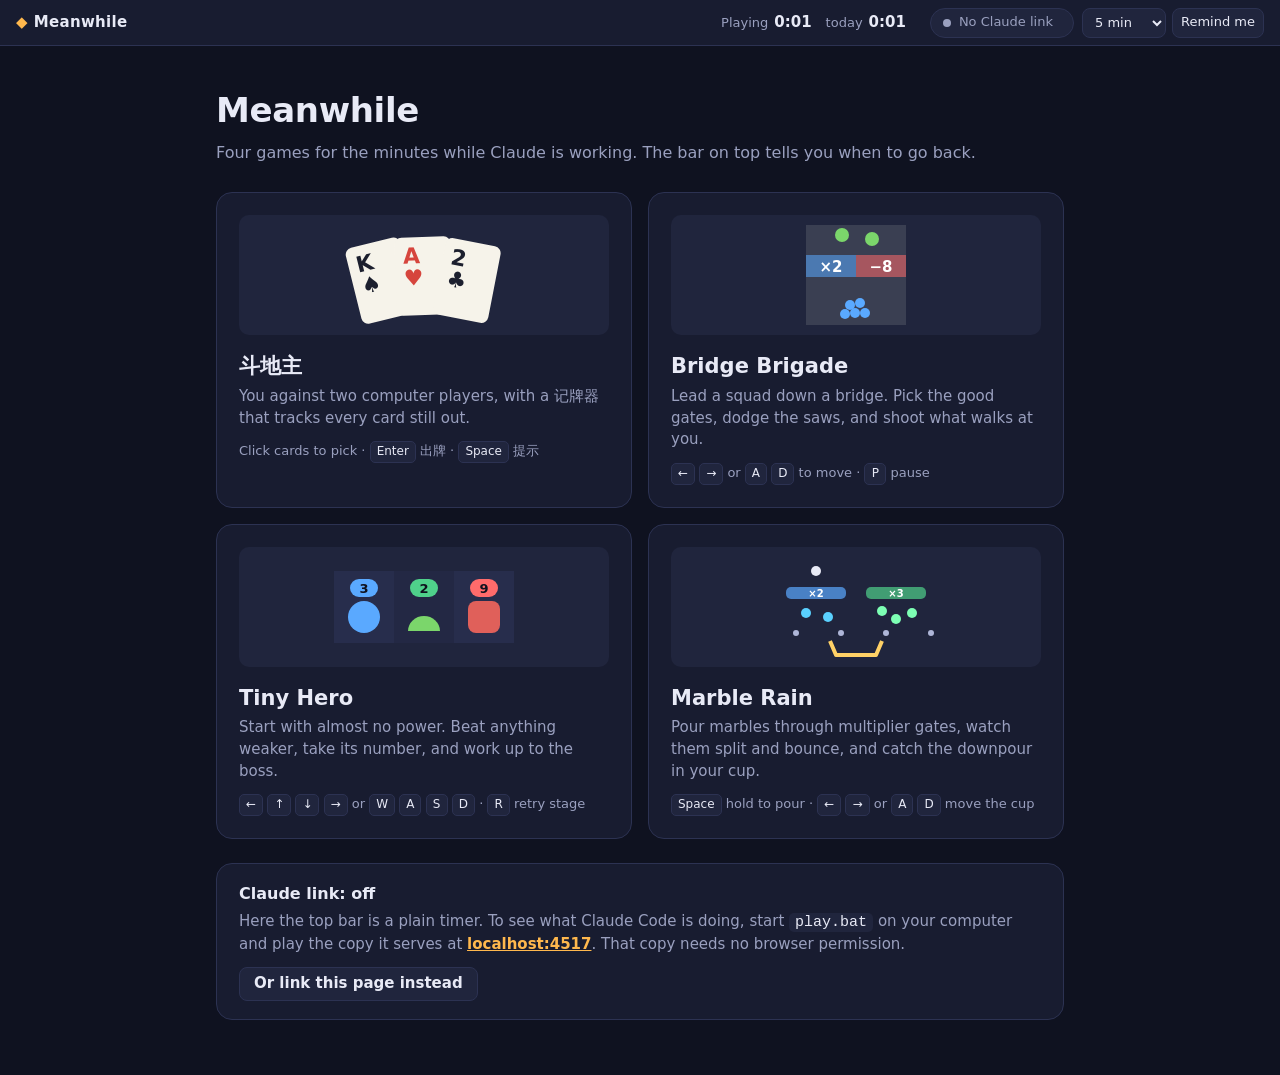
<file: index.html>
<!doctype html>
<html lang="en">
<head>
  <meta charset="utf-8">
  <meta name="viewport" content="width=device-width, initial-scale=1">
  <title>Meanwhile</title>
  <link rel="stylesheet" href="shared/site.css">
</head>
<body>
  <main class="hub">
    <h1>Meanwhile</h1>
    <p class="lede">Four games for the minutes while Claude is working. The bar on top tells you when to go back.</p>

    <div class="games">
      <a class="game-card" href="ddz/index.html">
        <div class="art" aria-hidden="true">
          <svg width="220" height="100" viewBox="0 0 220 100">
            <g font-family="system-ui, sans-serif" font-weight="700" font-size="22">
              <g transform="rotate(-14 70 60)"><rect x="40" y="16" width="56" height="78" rx="7" fill="#f6f3ea"/><text x="48" y="42" fill="#1c1f2e">K</text><text x="48" y="64" fill="#1c1f2e">♠</text></g>
              <g transform="rotate(-2 110 60)"><rect x="82" y="12" width="56" height="78" rx="7" fill="#f6f3ea"/><text x="90" y="38" fill="#d6453d">A</text><text x="90" y="60" fill="#d6453d">♥</text></g>
              <g transform="rotate(11 150 60)"><rect x="124" y="16" width="56" height="78" rx="7" fill="#f6f3ea"/><text x="132" y="42" fill="#1c1f2e">2</text><text x="132" y="64" fill="#1c1f2e">♣</text></g>
            </g>
          </svg>
        </div>
        <h2>斗地主</h2>
        <p>You against two computer players, with a 记牌器 that tracks every card still out.</p>
        <p class="keys">Click cards to pick · <kbd>Enter</kbd> 出牌 · <kbd>Space</kbd> 提示</p>
      </a>

      <a class="game-card" href="runner/index.html">
        <div class="art" aria-hidden="true">
          <svg width="220" height="100" viewBox="0 0 220 100">
            <rect x="60" y="0" width="100" height="100" fill="#3a3f52"/>
            <rect x="60" y="30" width="50" height="22" fill="#5aa9ff" opacity="0.55"/><rect x="110" y="30" width="50" height="22" fill="#ff6b6b" opacity="0.55"/>
            <text x="85" y="47" text-anchor="middle" font-family="system-ui, sans-serif" font-weight="700" font-size="15" fill="#fff">×2</text>
            <text x="135" y="47" text-anchor="middle" font-family="system-ui, sans-serif" font-weight="700" font-size="15" fill="#fff">−8</text>
            <circle cx="126" cy="14" r="7" fill="#7bd66b"/><circle cx="96" cy="10" r="7" fill="#7bd66b"/>
            <g fill="#5aa9ff"><circle cx="104" cy="80" r="5"/><circle cx="114" cy="78" r="5"/><circle cx="109" cy="88" r="5"/><circle cx="99" cy="89" r="5"/><circle cx="119" cy="88" r="5"/></g>
          </svg>
        </div>
        <h2>Bridge Brigade</h2>
        <p>Lead a squad down a bridge. Pick the good gates, dodge the saws, and shoot what walks at you.</p>
        <p class="keys"><kbd>←</kbd> <kbd>→</kbd> or <kbd>A</kbd> <kbd>D</kbd> to move · <kbd>P</kbd> pause</p>
      </a>
      <a class="game-card" href="hero/index.html">
        <div class="art" aria-hidden="true">
          <svg width="220" height="100" viewBox="0 0 220 100">
            <g>
              <rect x="20" y="14" width="60" height="72" fill="#272d4c"/><rect x="80" y="14" width="60" height="72" fill="#232844"/><rect x="140" y="14" width="60" height="72" fill="#272d4c"/>
              <circle cx="50" cy="60" r="16" fill="#5aa9ff"/><rect x="36" y="22" width="28" height="18" rx="9" fill="#5aa9ff"/>
              <path d="M94 74a16 15 0 0 1 32 0z" fill="#7bd66b"/><rect x="96" y="22" width="28" height="18" rx="9" fill="#4fd18b"/>
              <rect x="154" y="44" width="32" height="32" rx="8" fill="#e0605a"/><rect x="156" y="22" width="28" height="18" rx="9" fill="#ff6b6b"/>
            </g>
            <g font-family="system-ui, sans-serif" font-weight="800" font-size="13" text-anchor="middle" fill="#10131f">
              <text x="50" y="36">3</text><text x="110" y="36">2</text><text x="170" y="36">9</text>
            </g>
          </svg>
        </div>
        <h2>Tiny Hero</h2>
        <p>Start with almost no power. Beat anything weaker, take its number, and work up to the boss.</p>
        <p class="keys"><kbd>←</kbd> <kbd>↑</kbd> <kbd>↓</kbd> <kbd>→</kbd> or <kbd>W</kbd> <kbd>A</kbd> <kbd>S</kbd> <kbd>D</kbd> · <kbd>R</kbd> retry stage</p>
      </a>
      <a class="game-card" href="marble/index.html">
        <div class="art" aria-hidden="true">
          <svg width="220" height="100" viewBox="0 0 220 100">
            <rect x="40" y="30" width="60" height="12" rx="5" fill="#5aa9ff" opacity="0.7"/><rect x="120" y="30" width="60" height="12" rx="5" fill="#4fd18b" opacity="0.7"/>
            <g font-family="system-ui, sans-serif" font-weight="800" font-size="10" text-anchor="middle" fill="#fff"><text x="70" y="40">×2</text><text x="150" y="40">×3</text></g>
            <circle cx="70" cy="14" r="5" fill="#e8eaf6"/>
            <g fill="#5ad1ff"><circle cx="60" cy="56" r="5"/><circle cx="82" cy="60" r="5"/></g>
            <g fill="#7dffb4"><circle cx="136" cy="54" r="5"/><circle cx="150" cy="62" r="5"/><circle cx="166" cy="56" r="5"/></g>
            <g fill="#aeb6d8"><circle cx="50" cy="76" r="3"/><circle cx="95" cy="76" r="3"/><circle cx="140" cy="76" r="3"/><circle cx="185" cy="76" r="3"/></g>
            <path d="M84 84l6 14h40l6-14" fill="none" stroke="#ffd166" stroke-width="4" stroke-linejoin="round"/>
          </svg>
        </div>
        <h2>Marble Rain</h2>
        <p>Pour marbles through multiplier gates, watch them split and bounce, and catch the downpour in your cup.</p>
        <p class="keys"><kbd>Space</kbd> hold to pour · <kbd>←</kbd> <kbd>→</kbd> or <kbd>A</kbd> <kbd>D</kbd> move the cup</p>
      </a>
    </div>

    <section class="link-box" id="link-box">
      <h3 id="link-title">Claude link: checking…</h3>
      <p id="link-text">Looking for the bridge on this computer.</p>
      <p><button class="link-btn" id="link-btn" type="button" hidden></button></p>
    </section>
  </main>

  <script src="shared/bar.js" data-root="./"></script>
  <script>
    (() => {
      const M = window.Meanwhile;
      const box = document.getElementById('link-box');
      const title = document.getElementById('link-title');
      const text = document.getElementById('link-text');
      const btn = document.getElementById('link-btn');
      const local = '<a href="' + M.localUrl() + '">localhost:4517</a>';
      const playing = 'Games pause and a banner appears when Claude Code finishes a turn or needs your OK.';
      let blocked = false;

      function show() {
        const online = M.isOnline();
        box.classList.toggle('on', online);
        btn.hidden = !M.hosted;
        if (!M.hosted) {
          title.textContent = online ? 'Claude link: connected' : 'Claude link: not connected';
          text.innerHTML = online ? playing : 'The bridge stopped answering. Double-click <code>play.bat</code> in the project folder to start it again.';
          return;
        }
        // The copy on the web: it can only reach Claude through the visitor's own computer.
        btn.textContent = M.linkWanted() ? 'Turn off the Claude link' : 'Or link this page instead';
        if (online) {
          title.textContent = 'Claude link: connected';
          text.textContent = playing;
        } else if (!M.linkWanted()) {
          title.textContent = 'Claude link: off';
          text.innerHTML = 'Here the top bar is a plain timer. To see what Claude Code is doing, start <code>play.bat</code> on your computer and play the copy it serves at ' + local + '. That copy needs no browser permission.';
        } else {
          title.textContent = 'Claude link: not connected';
          text.innerHTML = blocked
            ? 'Your browser is blocking this page from reaching your computer. Allow “Local network access” for this site in its site settings (the icon left of the address), or simply play the copy at ' + local + '.'
            : 'Waiting for the bridge. Check that <code>play.bat</code> is running and that you allowed the browser’s request to reach apps on this device. The copy at ' + local + ' works without that permission.';
        }
      }
      btn.addEventListener('click', () => { M.setLink(!M.linkWanted()); show(); });
      addEventListener('meanwhile:link', show);
      show();
      setTimeout(show, 1500);
      if (M.hosted && navigator.permissions) {
        navigator.permissions.query({ name: 'local-network-access' }).then(p => {
          blocked = p.state === 'denied';
          p.onchange = () => { blocked = p.state === 'denied'; show(); };
          show();
        }).catch(() => {});
      }
    })();
  </script>
</body>
</html>
</file>
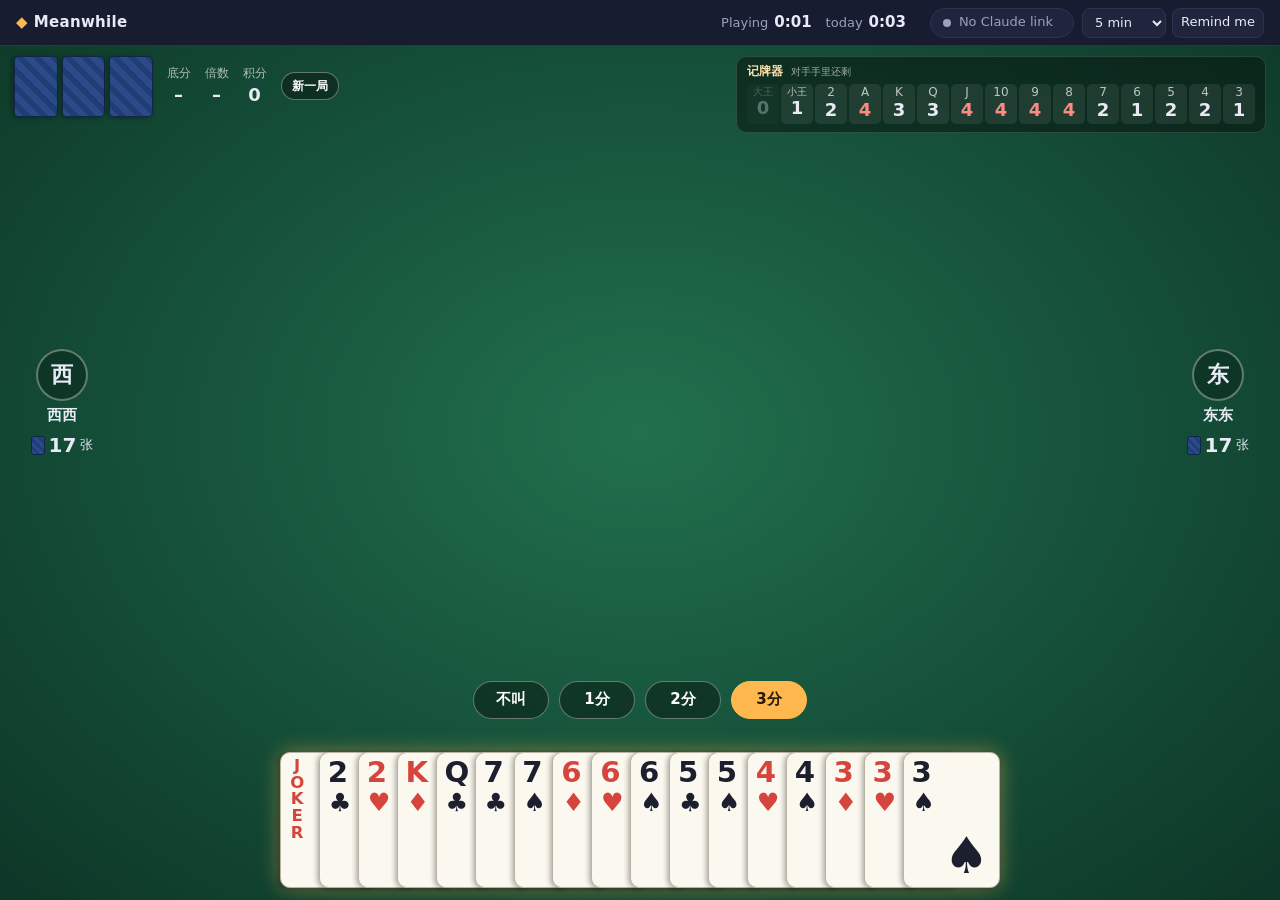
<file: ddz/index.html>
<!doctype html>
<html lang="zh-CN">
<head>
  <meta charset="utf-8">
  <meta name="viewport" content="width=device-width, initial-scale=1">
  <title>斗地主 · Meanwhile</title>
  <link rel="stylesheet" href="../shared/site.css">
  <link rel="stylesheet" href="ddz.css">
</head>
<body>
  <main class="table">
    <section class="top">
      <div class="info">
        <div class="bottom-cards" id="bottom" title="底牌"></div>
        <dl class="stats">
          <div><dt>底分</dt><dd id="base">–</dd></div>
          <div><dt>倍数</dt><dd id="mult">–</dd></div>
          <div><dt>积分</dt><dd id="total">0</dd></div>
        </dl>
        <button class="btn ghost small" id="redeal" type="button">新一局</button>
      </div>
      <div class="counter" aria-label="记牌器">
        <div class="counter-title">记牌器<small>对手手里还剩</small></div>
        <div class="counter-grid" id="counter"></div>
      </div>
    </section>

    <section class="mid">
      <div class="seat" id="seat2">
        <div class="avatar">西</div>
        <div class="who"><b>西西</b><span class="role"></span></div>
        <div class="left"><i class="mini-back"></i><b class="n">17</b> 张</div>
      </div>
      <div class="center">
        <div class="played" id="played2"></div>
        <div class="played" id="played1"></div>
        <div class="played" id="played0"></div>
        <div class="toast" id="toast" hidden></div>
      </div>
      <div class="seat" id="seat1">
        <div class="avatar">东</div>
        <div class="who"><b>东东</b><span class="role"></span></div>
        <div class="left"><i class="mini-back"></i><b class="n">17</b> 张</div>
      </div>
    </section>

    <section class="me">
      <div class="actions">
        <span class="my-role" id="my-role"></span>
        <div class="buttons" id="actions"></div>
        <span class="msg" id="msg" role="status"></span>
      </div>
      <div class="hand" id="hand"></div>
    </section>
  </main>

  <div class="modal" id="modal" hidden>
    <div class="modal-box">
      <h2 id="result-title"></h2>
      <p class="result-detail" id="result-detail"></p>
      <table class="result-table"><tbody id="result-rows"></tbody></table>
      <button class="btn primary" id="again" type="button">再来一局</button>
    </div>
  </div>

  <script src="../shared/bar.js" data-root="../"></script>
  <script src="engine.js"></script>
  <script src="ai.js"></script>
  <script src="ui.js"></script>
</body>
</html>
</file>
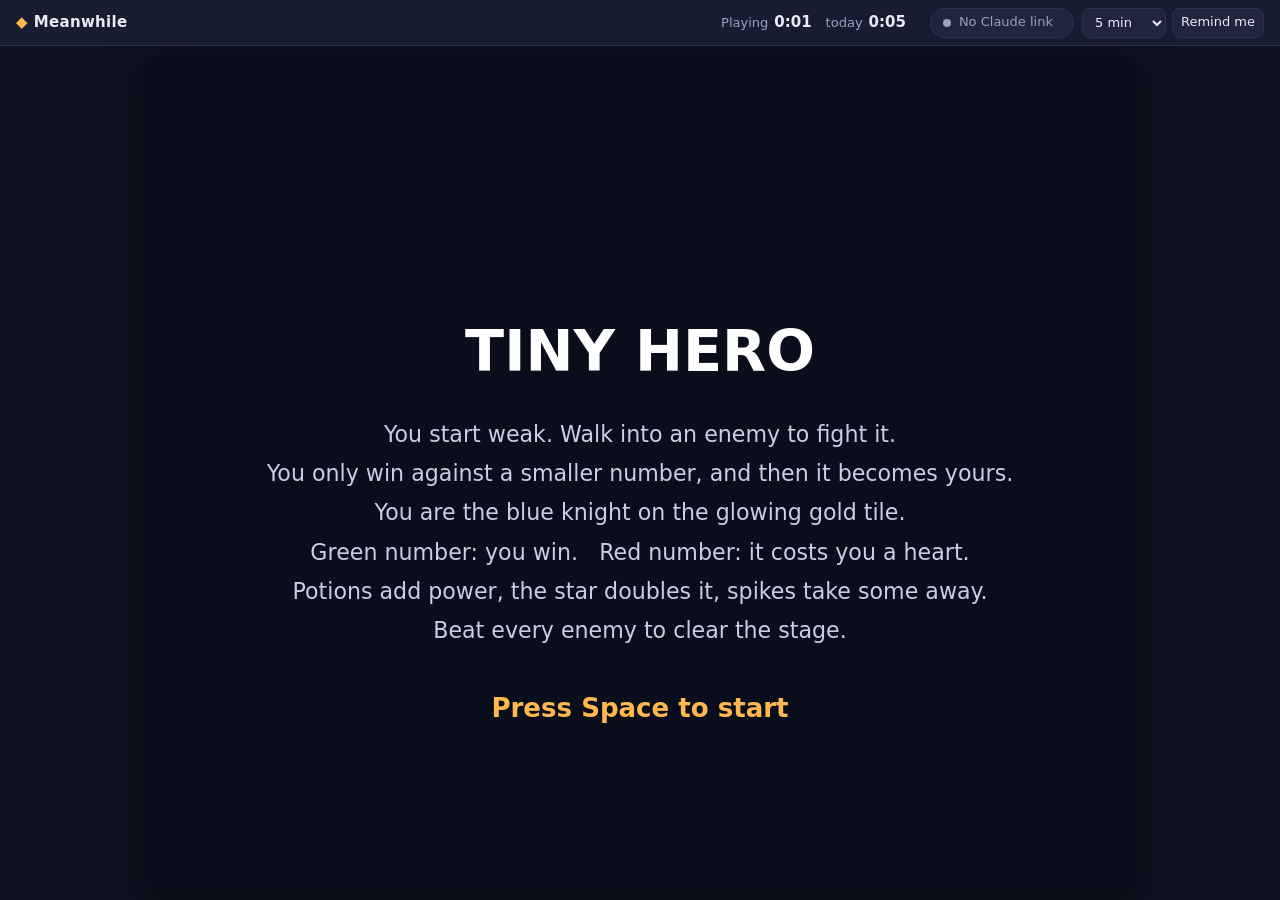
<file: hero/index.html>
<!doctype html>
<html lang="en">
<head>
  <meta charset="utf-8">
  <meta name="viewport" content="width=device-width, initial-scale=1">
  <title>Tiny Hero · Meanwhile</title>
  <link rel="stylesheet" href="../shared/site.css">
  <style>
    body { overflow: hidden; }
    .stage { height: calc(100vh - var(--bar-h)); display: grid; place-items: center; }
    canvas { display: block; border-radius: 12px; background: #151930; box-shadow: 0 12px 40px rgba(0, 0, 0, 0.5); }
  </style>
</head>
<body>
  <div class="stage"><canvas id="game" aria-label="Tiny Hero game"></canvas></div>
  <script src="../shared/bar.js" data-root="../"></script>
  <script src="core.js"></script>
  <script src="game.js"></script>
</body>
</html>
</file>
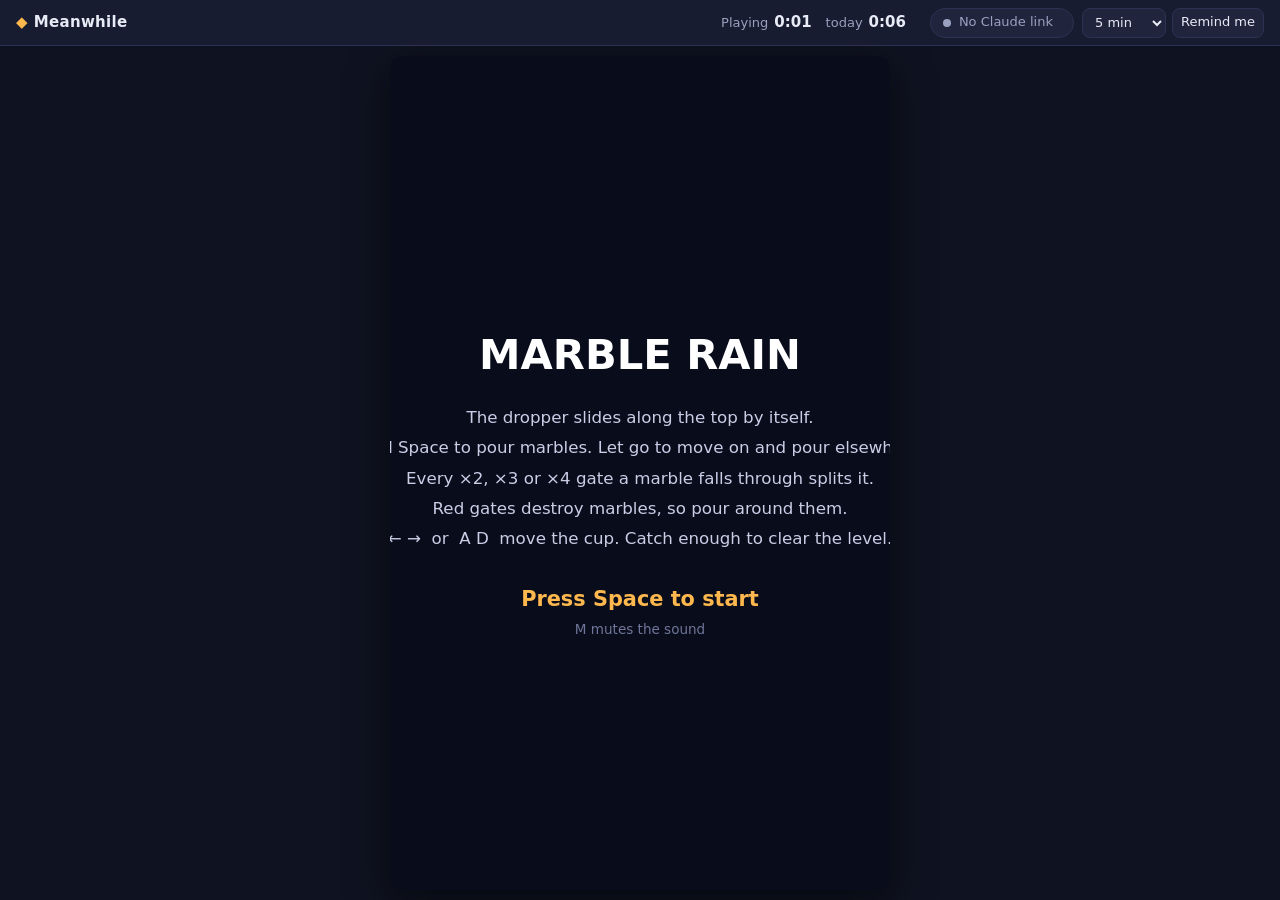
<file: marble/index.html>
<!doctype html>
<html lang="en">
<head>
  <meta charset="utf-8">
  <meta name="viewport" content="width=device-width, initial-scale=1">
  <title>Marble Rain · Meanwhile</title>
  <link rel="stylesheet" href="../shared/site.css">
  <style>
    body { overflow: hidden; }
    .stage { height: calc(100vh - var(--bar-h)); display: grid; place-items: center; }
    canvas { display: block; border-radius: 12px; background: #101426; box-shadow: 0 12px 40px rgba(0, 0, 0, 0.5); }
  </style>
</head>
<body>
  <div class="stage"><canvas id="game" aria-label="Marble Rain game"></canvas></div>
  <script src="../shared/bar.js" data-root="../"></script>
  <script src="core.js"></script>
  <script src="game.js"></script>
</body>
</html>
</file>
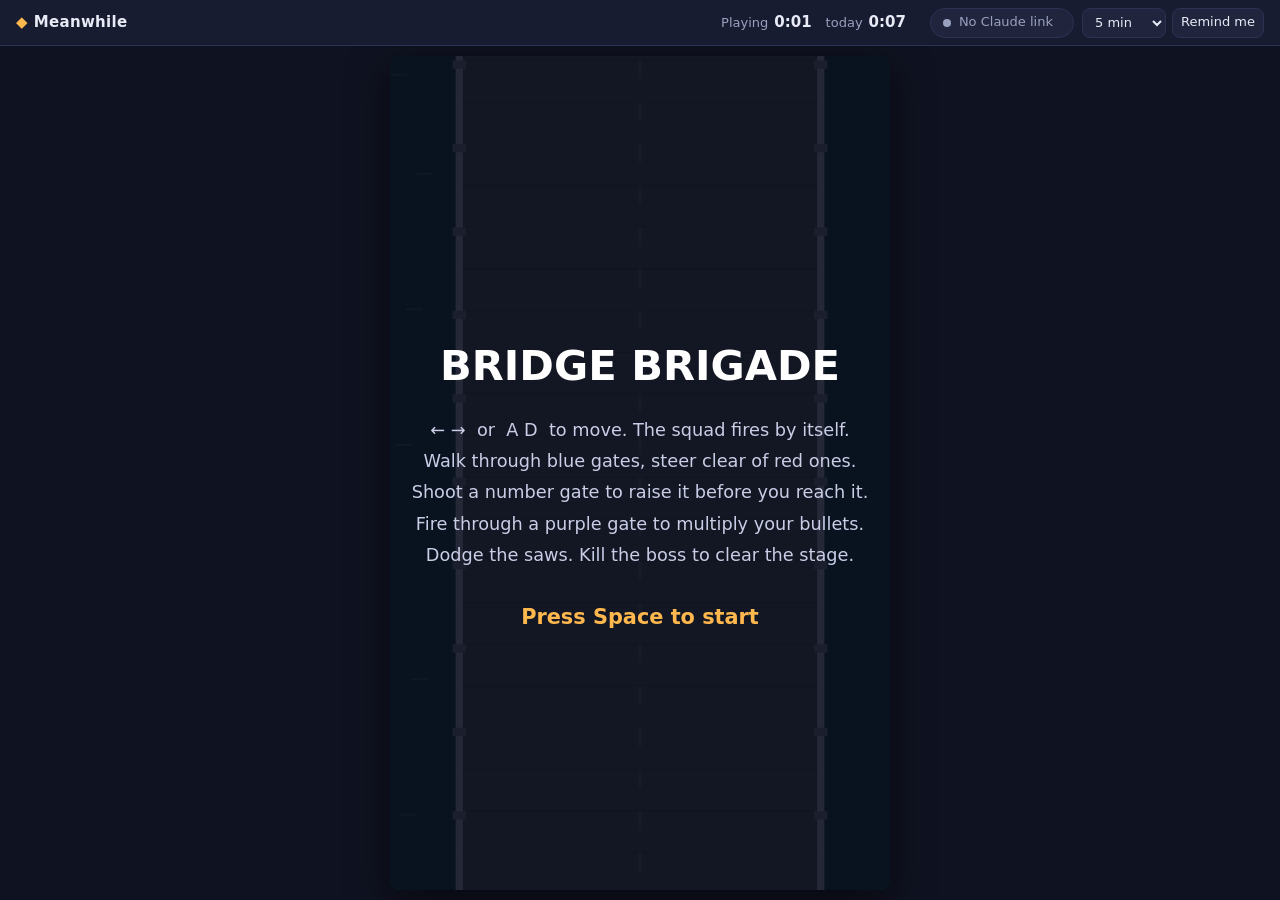
<file: runner/index.html>
<!doctype html>
<html lang="en">
<head>
  <meta charset="utf-8">
  <meta name="viewport" content="width=device-width, initial-scale=1">
  <title>Bridge Brigade · Meanwhile</title>
  <link rel="stylesheet" href="../shared/site.css">
  <style>
    body { overflow: hidden; }
    .stage { height: calc(100vh - var(--bar-h)); display: grid; place-items: center; }
    canvas { display: block; border-radius: 12px; background: #0d2a3d; box-shadow: 0 12px 40px rgba(0, 0, 0, 0.5); }
  </style>
</head>
<body>
  <div class="stage"><canvas id="game" aria-label="Bridge Brigade game"></canvas></div>
  <script src="../shared/bar.js" data-root="../"></script>
  <script src="game.js"></script>
</body>
</html>
</file>
<file: shared/site.css>
:root {
  --bg: #0f1220;
  --panel: #181c30;
  --panel-2: #20253d;
  --line: #2c3252;
  --text: #e8eaf6;
  --muted: #9aa0bf;
  --accent: #ffb84d;
  --good: #4fd18b;
  --bad: #ff6b6b;
  --blue: #5aa9ff;
  --bar-h: 46px;
  --font: system-ui, -apple-system, "Segoe UI", "Microsoft YaHei", "PingFang SC", sans-serif;
}

* { box-sizing: border-box; }

html, body { margin: 0; height: 100%; }

body {
  background: var(--bg);
  color: var(--text);
  font-family: var(--font);
  font-size: 15px;
  line-height: 1.45;
}

button { font: inherit; color: inherit; cursor: pointer; }

/* ---------- top bar ---------- */
.mw-bar {
  position: sticky;
  top: 0;
  z-index: 65; /* above the alert banner, so an open session list is never covered */
  height: var(--bar-h);
  display: flex;
  align-items: center;
  gap: 16px;
  padding: 0 16px;
  background: var(--panel);
  border-bottom: 1px solid var(--line);
  font-variant-numeric: tabular-nums;
  white-space: nowrap;
}
.mw-home { color: var(--text); text-decoration: none; font-weight: 700; letter-spacing: 0.02em; }
.mw-home span { color: var(--accent); margin-right: 6px; }
.mw-home:hover { color: var(--accent); }
.mw-play { display: flex; align-items: baseline; gap: 6px; margin-left: auto; color: var(--muted); font-size: 13px; }
.mw-play b { color: var(--text); font-size: 15px; margin-right: 8px; }
.mw-claude { display: flex; align-items: center; gap: 8px; }
.mw-pill {
  display: flex;
  align-items: center;
  gap: 8px;
  height: 30px;
  padding: 0 12px;
  border-radius: 15px;
  border: 1px solid var(--line);
  background: var(--panel-2);
  font-size: 13px;
}
.mw-pill b { font-size: 14px; }
.mw-dot { width: 8px; height: 8px; border-radius: 50%; background: var(--muted); flex: none; }
.mw-pill.work .mw-dot { background: var(--good); animation: mw-pulse 1.4s ease-in-out infinite; }
.mw-pill.wait { border-color: var(--accent); background: #3a2c14; color: #ffe0ad; }
.mw-pill.wait .mw-dot { background: var(--accent); }
.mw-pill.off { color: var(--muted); cursor: default; }
.mw-manual { display: flex; align-items: center; gap: 6px; font-size: 13px; color: var(--muted); }
.mw-manual[hidden] { display: none; }
.mw-manual select, .mw-manual button {
  height: 30px;
  border-radius: 8px;
  border: 1px solid var(--line);
  background: var(--panel-2);
  color: var(--text);
  padding: 0 8px;
  font: inherit;
  font-size: 13px;
}
.mw-manual button:hover, .mw-pill:not(.off):hover { border-color: var(--accent); }

@keyframes mw-pulse { 50% { opacity: 0.35; } }

.mw-banner {
  position: fixed;
  top: calc(var(--bar-h) + 10px);
  left: 50%;
  transform: translateX(-50%);
  z-index: 60;
  display: flex;
  align-items: center;
  gap: 14px;
  max-width: calc(100vw - 32px);
  padding: 12px 14px 12px 18px;
  border-radius: 12px;
  background: var(--accent);
  color: #241a05;
  font-weight: 600;
  box-shadow: 0 10px 30px rgba(0, 0, 0, 0.45);
  animation: mw-drop 0.25s ease-out;
}
.mw-banner[hidden] { display: none; }
.mw-banner button {
  flex: none;
  height: 32px;
  padding: 0 12px;
  border-radius: 8px;
  border: 0;
  background: #241a05;
  color: #ffe0ad;
  font-weight: 600;
}
@keyframes mw-drop { from { transform: translate(-50%, -16px); opacity: 0; } }

@media (max-width: 640px) {
  .mw-play span { display: none; }
  .mw-bar { gap: 10px; padding: 0 10px; }
}

/* ---------- hub ---------- */
.hub { max-width: 880px; margin: 0 auto; padding: 40px 16px 56px; }
.hub h1 { margin: 0 0 6px; font-size: 34px; letter-spacing: -0.01em; }
.hub .lede { margin: 0 0 28px; color: var(--muted); font-size: 16px; }
.games { display: grid; grid-template-columns: repeat(auto-fit, minmax(280px, 1fr)); gap: 16px; }
.game-card {
  display: block;
  padding: 22px;
  border-radius: 16px;
  border: 1px solid var(--line);
  background: var(--panel);
  color: var(--text);
  text-decoration: none;
  transition: transform 0.12s ease, border-color 0.12s ease;
}
.game-card:hover { transform: translateY(-2px); border-color: var(--accent); }
.game-card .art { height: 120px; border-radius: 10px; margin-bottom: 16px; background: var(--panel-2); display: grid; place-items: center; overflow: hidden; }
.game-card h2 { margin: 0 0 4px; font-size: 21px; }
.game-card p { margin: 0; color: var(--muted); }
.game-card .keys { margin-top: 12px; font-size: 13px; color: var(--muted); }
kbd {
  display: inline-block;
  min-width: 22px;
  padding: 1px 6px;
  border-radius: 5px;
  border: 1px solid var(--line);
  background: var(--panel-2);
  color: var(--text);
  font: inherit;
  font-size: 12px;
  text-align: center;
}
.link-box { margin-top: 24px; padding: 18px 22px; border-radius: 16px; border: 1px solid var(--line); background: var(--panel); }
.link-box h3 { margin: 0 0 6px; font-size: 16px; }
.link-box p { margin: 0; color: var(--muted); }
.link-box.on { border-color: var(--good); }
.link-box.on h3 { color: var(--good); }
.link-box code { background: var(--panel-2); padding: 1px 6px; border-radius: 5px; color: var(--text); }
.link-btn { margin-top: 12px; height: 34px; padding: 0 14px; border-radius: 8px; border: 1px solid var(--line); background: var(--panel-2); color: var(--text); font-weight: 600; }
.link-btn:hover { border-color: var(--accent); }
.link-btn[hidden] { display: none; }
.link-box a { color: var(--accent); font-weight: 600; }

/* ---------- per-session list under the Claude pill ---------- */
.mw-claude { position: relative; }
.mw-pill[data-menu="1"]::after { content: "▾"; margin-left: -2px; color: var(--muted); font-size: 11px; }
.mw-panel {
  position: absolute;
  top: calc(100% + 8px);
  right: 0;
  z-index: 70;
  width: min(440px, calc(100vw - 24px));
  padding: 10px;
  border-radius: 12px;
  border: 1px solid var(--line);
  background: var(--panel);
  box-shadow: 0 14px 34px rgba(0, 0, 0, 0.5);
  white-space: normal;
}
.mw-panel[hidden] { display: none; }
.mw-panel-head { display: flex; align-items: center; justify-content: space-between; gap: 8px; padding: 2px 4px 8px; font-size: 13px; font-weight: 700; }
.mw-row {
  display: grid;
  grid-template-columns: 8px auto minmax(0, 1fr) auto auto;
  align-items: center;
  gap: 8px;
  padding: 8px 10px;
  border-radius: 8px;
  background: var(--panel-2);
  font-size: 13px;
}
.mw-row + .mw-row { margin-top: 6px; }
.mw-row.work .mw-dot { background: var(--good); animation: mw-pulse 1.4s ease-in-out infinite; }
.mw-row.done .mw-dot, .mw-row.needs .mw-dot { background: var(--accent); }
.mw-app { padding: 1px 7px; border-radius: 6px; background: var(--bg); color: var(--muted); font-size: 11px; font-weight: 700; white-space: nowrap; }
.mw-proj { overflow: hidden; text-overflow: ellipsis; white-space: nowrap; font-weight: 600; }
.mw-when { color: var(--muted); font-variant-numeric: tabular-nums; white-space: nowrap; }
.mw-row.done .mw-when, .mw-row.needs .mw-when { color: #ffe0ad; }
.mw-msg { grid-column: 2 / -1; color: #ffe0ad; font-size: 12px; }
.mw-panel button { height: 26px; padding: 0 10px; border-radius: 7px; border: 1px solid var(--line); background: var(--bg); color: var(--text); font-size: 12px; font-weight: 600; }
.mw-panel button:hover { border-color: var(--accent); }
.mw-empty, .mw-foot { padding: 8px 4px 2px; color: var(--muted); font-size: 12px; }
</file>
<file: ddz/ddz.css>
body { overflow: hidden; }

.table {
  --w: clamp(52px, min(7.6vw, 14vh), 112px); /* card width */
  height: calc(100vh - var(--bar-h));
  display: grid;
  grid-template-rows: auto 1fr auto;
  background: radial-gradient(ellipse at 50% 45%, #21704d 0%, #155039 55%, #0d3627 100%);
  overflow: hidden;
}

/* ---------- cards ---------- */
.card {
  position: relative;
  flex: none;
  width: var(--w);
  height: calc(var(--w) * 1.4);
  border-radius: calc(var(--w) * 0.1);
  background: #fbf8f0;
  border: 1px solid #b9b3a3;
  box-shadow: -2px 1px 5px rgba(0, 0, 0, 0.3);
  color: #1c1f2e;
  user-select: none;
  font-family: "Segoe UI", system-ui, sans-serif;
}
.card.red { color: #d6453d; }
.card .rk { position: absolute; left: calc(var(--w) * 0.08); top: calc(var(--w) * 0.05); font-weight: 800; font-size: calc(var(--w) * 0.3); line-height: 1; letter-spacing: -0.04em; }
.card .st { position: absolute; left: calc(var(--w) * 0.09); top: calc(var(--w) * 0.38); font-size: calc(var(--w) * 0.26); line-height: 1; }
.card .big { position: absolute; right: calc(var(--w) * 0.1); bottom: calc(var(--w) * 0.06); font-size: calc(var(--w) * 0.52); line-height: 1; }
.card.joker .rk { width: 1em; font-size: calc(var(--w) * 0.17); line-height: 1.02; letter-spacing: 0; word-break: break-all; text-align: center; }
.card.joker .big { font-weight: 800; font-size: calc(var(--w) * 0.4); }
.card.back { background: repeating-linear-gradient(45deg, #2b4a8a 0 6px, #213d75 6px 12px); border-color: #12244a; }
.card.sm { --w: clamp(40px, min(5.2vw, 9.5vh), 78px); }
.card.xs { --w: clamp(30px, min(3.4vw, 6vh), 48px); }

/* ---------- top row ---------- */
.top { display: flex; align-items: flex-start; justify-content: space-between; gap: 12px; padding: 10px 14px 0; }
.info { display: flex; align-items: center; gap: 14px; }
.bottom-cards { display: flex; gap: 4px; }
.stats { display: flex; gap: 14px; margin: 0; }
.stats div { text-align: center; }
.stats dt { font-size: 12px; color: rgba(255, 255, 255, 0.65); }
.stats dd { margin: 0; font-size: 18px; font-weight: 700; font-variant-numeric: tabular-nums; }

.counter { background: rgba(8, 20, 15, 0.55); border: 1px solid rgba(255, 255, 255, 0.14); border-radius: 10px; padding: 6px 10px 8px; }
.counter-title { font-size: 12px; font-weight: 700; color: #ffe0ad; margin-bottom: 4px; }
.counter-title small { margin-left: 8px; font-weight: 400; color: rgba(255, 255, 255, 0.6); }
.counter-grid { display: grid; grid-template-columns: repeat(15, minmax(20px, 32px)); gap: 2px; text-align: center; font-variant-numeric: tabular-nums; }
.counter-grid .c { border-radius: 5px; background: rgba(255, 255, 255, 0.08); padding: 2px 0 3px; line-height: 1.15; }
.counter-grid .c span { display: block; font-size: 12px; color: rgba(255, 255, 255, 0.7); }
.counter-grid .c b { display: block; font-size: 18px; }
.counter-grid .c.zero { opacity: 0.35; }
.counter-grid .c.four b { color: #ff8a80; }
.counter-grid .c.joker span { font-size: 10px; }

/* ---------- middle ---------- */
.mid { display: grid; grid-template-columns: 104px 1fr 104px; min-height: 0; padding: 6px 10px; }
.seat { align-self: center; display: flex; flex-direction: column; align-items: center; gap: 4px; padding: 10px 6px; border-radius: 12px; border: 2px solid transparent; }
.seat.active { border-color: #ffb84d; background: rgba(255, 184, 77, 0.10); }
.avatar { width: 52px; height: 52px; border-radius: 50%; display: grid; place-items: center; font-size: 22px; font-weight: 700; background: #0d3627; border: 2px solid rgba(255, 255, 255, 0.35); }
.who { display: flex; flex-direction: column; align-items: center; gap: 2px; }
.role, .my-role { font-size: 12px; font-weight: 700; padding: 1px 8px; border-radius: 9px; background: rgba(255, 255, 255, 0.15); }
.role:empty, .my-role:empty { display: none; }
.role.landlord, .my-role.landlord { background: #ffb84d; color: #241a05; }
.left { font-size: 13px; display: flex; align-items: center; gap: 4px; }
.left .n { font-size: 20px; font-variant-numeric: tabular-nums; }
.mini-back { width: 14px; height: 19px; border-radius: 3px; background: repeating-linear-gradient(45deg, #2b4a8a 0 3px, #213d75 3px 6px); border: 1px solid #12244a; }
.seat.alarm .left { color: #ff8a80; animation: alarm 0.8s ease-in-out infinite; }
@keyframes alarm { 50% { opacity: 0.4; } }

.center { position: relative; display: grid; grid-template-columns: 1fr 1fr; grid-template-rows: 1fr auto; min-height: 0; }
.played { display: flex; align-items: center; min-height: calc(var(--w) * 0.9); }
.played .card + .card { margin-left: calc(var(--w) * -0.36); }
.played.tight .card + .card { margin-left: calc(var(--w) * -0.6); }
.played .say { font-size: 20px; font-weight: 700; color: #ffe0ad; text-shadow: 0 2px 6px rgba(0, 0, 0, 0.5); padding: 0 10px; }
#played2 { grid-area: 1 / 1; justify-self: start; align-self: center; }
#played1 { grid-area: 1 / 2; justify-self: end; align-self: center; }
#played0 { grid-area: 2 / 1 / 3 / 3; justify-self: center; align-self: end; }
.toast { position: absolute; left: 50%; top: 50%; transform: translate(-50%, -50%); padding: 10px 18px; border-radius: 10px; background: rgba(8, 20, 15, 0.85); font-size: 18px; font-weight: 700; white-space: nowrap; }
.toast[hidden] { display: none; }

/* ---------- my area ---------- */
.me { padding: 0 12px 12px; }
.actions { position: relative; display: flex; align-items: center; justify-content: center; gap: 12px; min-height: 46px; margin-bottom: calc(var(--w) * 0.3); }
.buttons { display: flex; gap: 10px; align-items: center; }
.waiting { color: rgba(255, 255, 255, 0.7); }
.msg { position: absolute; right: 0; color: #ffe0ad; font-weight: 600; }
.my-role { position: absolute; left: 0; }
.hand { display: flex; justify-content: center; height: calc(var(--w) * 1.4); }
.hand .card { cursor: pointer; transition: transform 0.08s ease-out; touch-action: none; }
.hand .card + .card { margin-left: calc(var(--w) * -0.6); }
.hand .card.sel { transform: translateY(calc(var(--w) * -0.26)); }
.me.active .hand { filter: drop-shadow(0 0 10px rgba(255, 184, 77, 0.45)); }

.btn { height: 38px; min-width: 76px; padding: 0 16px; border-radius: 19px; border: 1px solid rgba(255, 255, 255, 0.35); background: rgba(8, 20, 15, 0.5); color: #fff; font-weight: 700; font-size: 15px; }
.btn:hover:not(:disabled) { border-color: #ffb84d; }
.btn.primary { background: #ffb84d; border-color: #ffb84d; color: #241a05; }
.btn.primary:hover:not(:disabled) { background: #ffc670; }
.btn:disabled { opacity: 0.35; cursor: default; }
.btn.small { height: 28px; min-width: 0; padding: 0 10px; font-size: 12px; font-weight: 600; }

/* ---------- result ---------- */
.modal { position: fixed; inset: 0; z-index: 40; display: grid; place-items: center; background: rgba(5, 12, 9, 0.6); }
.modal[hidden] { display: none; }
.modal-box { width: min(380px, calc(100vw - 32px)); padding: 24px; border-radius: 16px; background: var(--panel); border: 1px solid var(--line); text-align: center; }
.modal-box h2 { margin: 0 0 4px; font-size: 28px; }
.modal-box h2.win { color: var(--good); }
.modal-box h2.lose { color: var(--bad); }
.result-detail { margin: 0 0 14px; color: var(--muted); }
.result-table { width: 100%; border-collapse: collapse; margin-bottom: 18px; font-variant-numeric: tabular-nums; }
.result-table td { padding: 6px 4px; border-top: 1px solid var(--line); text-align: left; }
.result-table td:last-child { text-align: right; font-weight: 700; }
.result-table .plus { color: var(--good); }
.result-table .minus { color: var(--bad); }

@media (max-width: 760px) {
  .mid { grid-template-columns: 78px 1fr 78px; }
  .avatar { width: 40px; height: 40px; font-size: 17px; }
  .counter-title small, #redeal { display: none; }
  .counter-grid { grid-template-columns: repeat(15, 19px); }
  .stats { gap: 8px; }
}

/* Big windows: scale the table furniture up with the cards. */
@media (min-width: 1300px) and (min-height: 760px) {
  .mid { grid-template-columns: 150px 1fr 150px; }
  .avatar { width: 72px; height: 72px; font-size: 30px; }
  .who b { font-size: 18px; }
  .role, .my-role { font-size: 14px; padding: 2px 10px; }
  .left { font-size: 16px; }
  .left .n { font-size: 28px; }
  .counter-title { font-size: 14px; }
  .counter-grid { grid-template-columns: repeat(15, 40px); gap: 3px; }
  .counter-grid .c span { font-size: 14px; }
  .counter-grid .c b { font-size: 22px; }
  .counter-grid .c.joker span { font-size: 13px; }
  .stats dt { font-size: 14px; }
  .stats dd { font-size: 24px; }
  .btn { height: 46px; min-width: 96px; border-radius: 23px; font-size: 18px; }
  .btn.small { height: 32px; font-size: 14px; }
  .played .say { font-size: 26px; }
  .msg, .waiting { font-size: 17px; }
}
</file>
